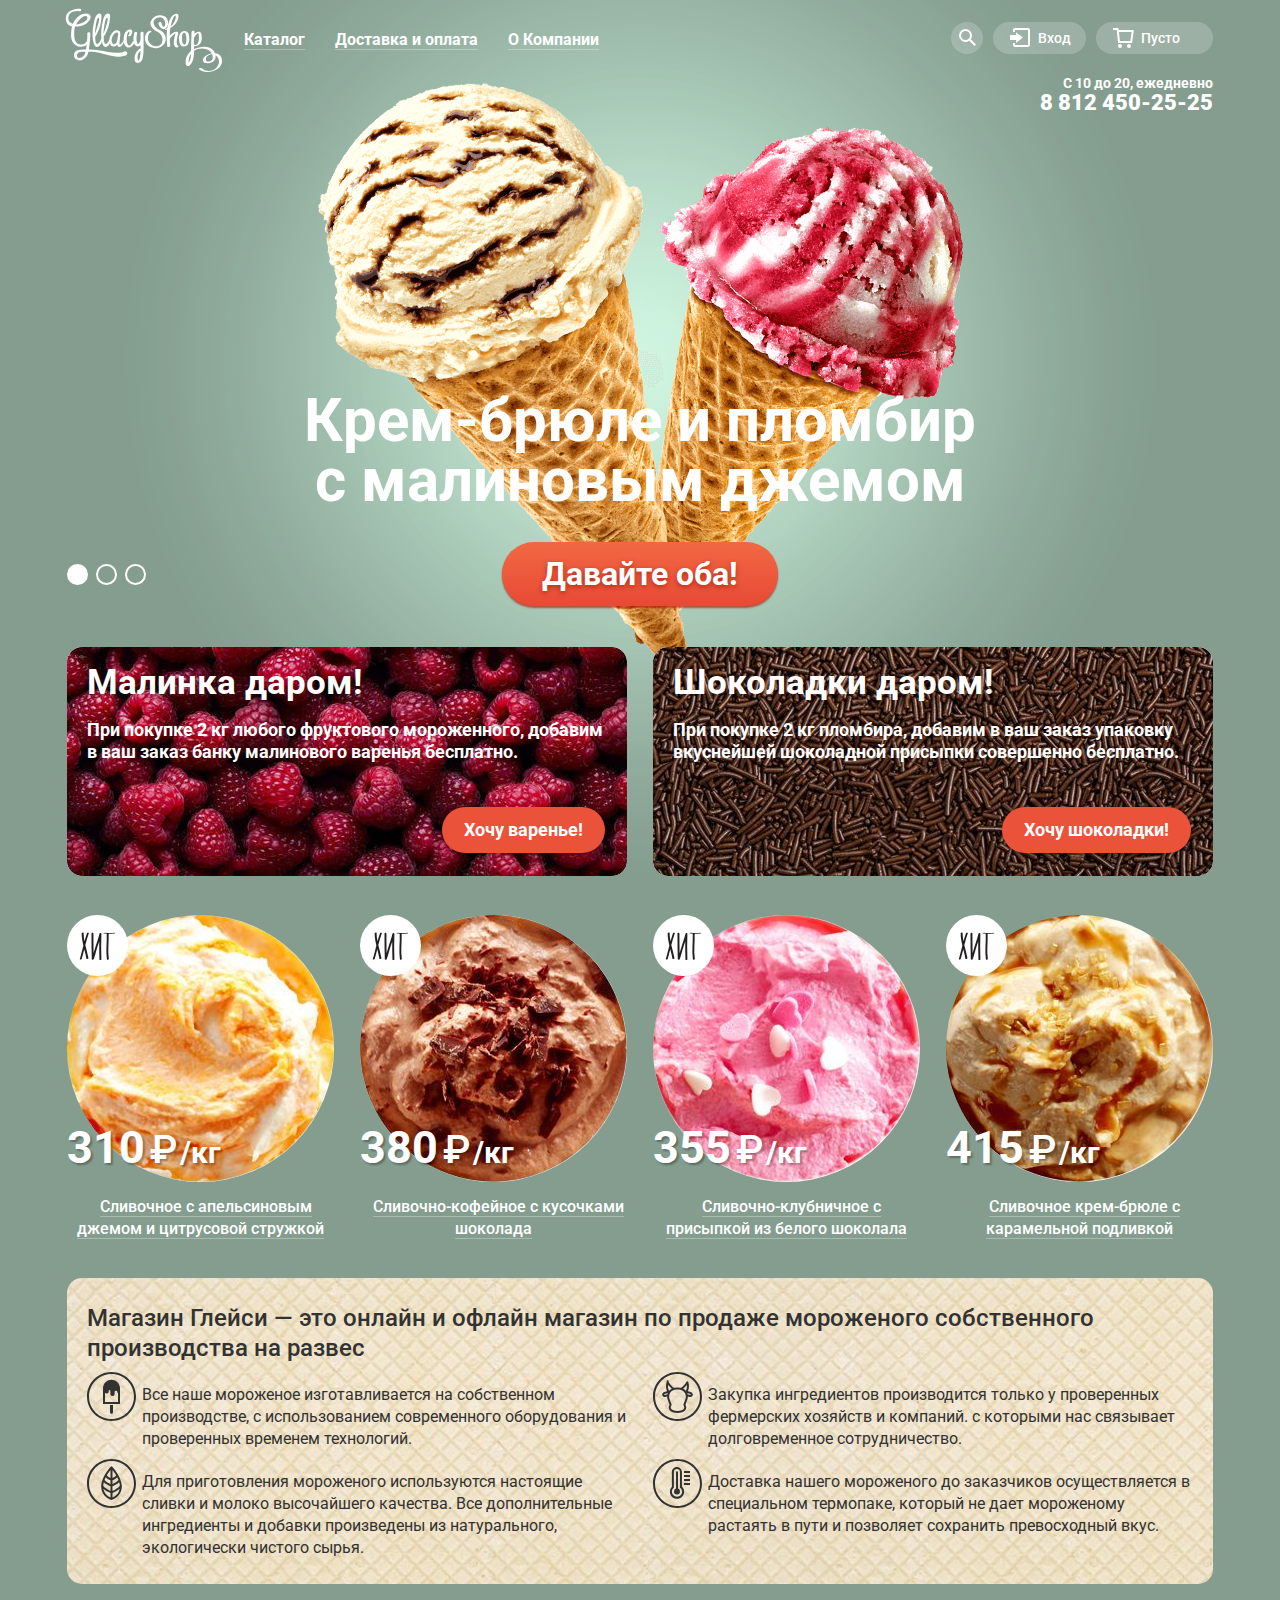
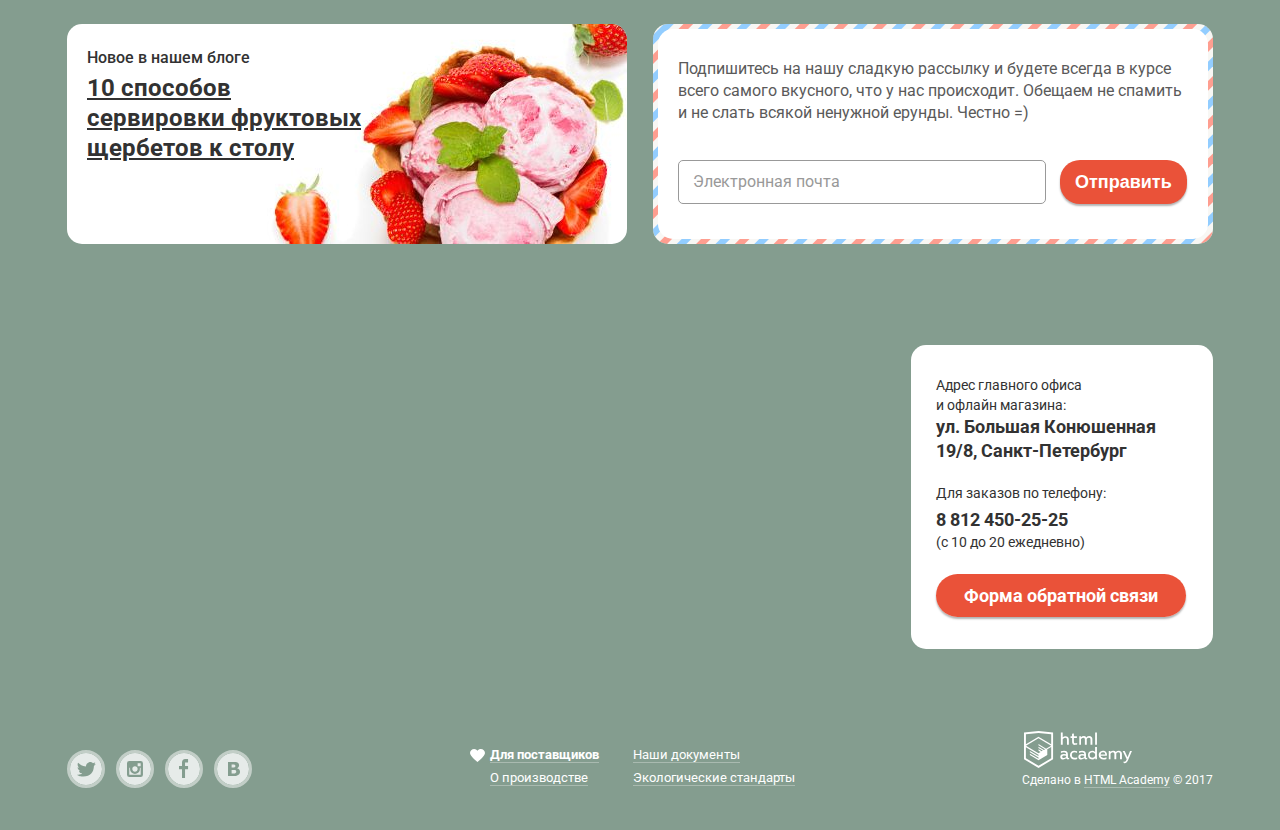
<file: index.html>
<!DOCTYPE html>
<html lang="ru">
	<head>
		<meta charset="utf-8">
		<meta name="format-detection" content="telephone=no">
		<title>GllacyShop</title>
		<link href="https://fonts.googleapis.com/css?family=Roboto:400,500,700&amp;subset=cyrillic" rel="stylesheet">
		<link href="css/normalize.css" rel="stylesheet">
		<link href="css/style.min.css" rel="stylesheet">
	</head>
	<body class="no-js">
		<input type="radio" id="slide1" class="visually-hidden" name="slide" checked>
		<input type="radio" id="slide2" class="visually-hidden" name="slide">
		<input type="radio" id="slide3" class="visually-hidden" name="slide">
	<div class="wrapper">
	<header class="main-header container">
		<nav class="main-navigation">
			<a class="logo">
				<img src="img/logo.svg" width="170" height="65" alt="Логотип магазина">
			</a>
			<ul class="site-navigation no-mark">
				<li class="main-menu-pt">
					<a class="main-menu-li" href="catalog.html">Каталог</a>
					<ul class="popup-list no-mark modal">
						<li><a href="#"><b>Новинки</b></a></li>
						<li><a href="catalog.html">Сливочное</a></li>
						<li><a href="#">Щербеты</a></li>
						<li><a href="#">Фруктовый лед</a></li>
						<li><a href="#">Мелорин</a></li>
					</ul>
				</li>
				<li class="main-menu-pt"><a class="main-menu-li" href="#">Доставка и оплата</a></li>
				<li class="main-menu-pt"><a class="main-menu-li" href="#">О Компании</a></li>
			</ul>
			<ul class="user-navigation no-mark">
				<li class="user-navigation-li">
					<button class="user-style button button-search" type="button">Поиск</button>
					<div class="transparent">
						<form class="search-form modal" action="https://echo.htmlacademy.ru" method="post">
							<fieldset class="group">
								<input class="input" type="search" id="search" name="search" minlength="1" required>
								<label class="place-label" for="search">Что ищем?</label>
							</fieldset>
						</form>
					</div>
				</li>
				<li class="user-navigation-li">
					<a class="user-style button-entrance" href="#">Вход</a>
					<div class="transparent">
						<section class="login modal">
							<h2 class="visually-hidden">Авторизация</h2>
							<form class="login-form" action="https://echo.htmlacademy.ru" method="post">
								<fieldset class="group">
									<input class="input input-login-form" type="text" id="mail" minlength="1" required>
									<label class="place-label" for="mail">Электронная почта</label>
								</fieldset>
								<fieldset class="group">
									<input class="input input-login-form" type="password" id="password" minlength="1" required>
									<label class="place-label" for="password">Пароль</label>
								</fieldset>
								<button class="btn button" type="submit">Войти</button>
								<p class="avtorizacion-help">
									<a class="forget" href="#">Забыли пароль?</a>
									<a class="new-reg" href="#">Новая регистрация</a>
								</p>
							</form>
						</section>
					</div>
				</li>
				<li class="user-navigation-li"><a class="user-style button-basket" href="#">Пусто</a>
				</li>
			</ul>
		</nav>
		<p class="busy-hours"><span class="hours">С 10 до 20, ежедневно</span><b>8 812 450-25-25</b></p>
	</header>
	<main class="main-container container">
		<h1 class="visually-hidden">GllacyShop</h1>
		<div class="poster">
			<ul class="carousel no-mark">
				<li class="carousel-pt">
					<p>Крем-брюле и пломбир с малиновым джемом</p>
					<a class="btn btn-carousel" href="#">Давайте оба!</a>
				</li>
				<li class="carousel-pt">
					<p>Шоколадный пломбир и лимонный сорбет</p>
					<a class="btn btn-carousel" href="#">Давайте оба!</a>
				</li>
				<li class="carousel-pt">
					<p>Пломбир с помадкой и клубничный щербет</p>
					<a class="btn btn-carousel" href="#">Давайте оба!</a>
				</li>
			</ul>
			<div class="slider">
				<label class="slider-label" for="slide1">Слайд1</label>
				<label class="slider-label" for="slide2">Слайд2</label>
				<label class="slider-label" for="slide3">Слайд3</label>
			</div>
		</div>
		<section class="present">
			<ul class="present-variant no-mark">
				<li class="present1">
					<h2 class="subtitle">Малинка даром!</h2>
					<p>При покупке 2 кг любого фруктового мороженного, добавим в ваш заказ банку малинового варенья бесплатно.</p>
					<a class="btn" href="#">Хочу варенье!</a>
				</li>
				<li class="present2">
					<h2 class="subtitle">Шоколадки даром!</h2>
					<p>При покупке 2 кг пломбира, добавим в	ваш заказ упаковку вкуснейшей шоколадной присыпки совершенно бесплатно.</p>
					<a class="btn" href="#">Хочу шоколадки!</a>
				</li>
			</ul>
		</section>
		<section class="hits">
			<ul class="hits-list no-mark">
				<li class="catalog-list-item">
					<img src="img/ice1.jpg" width="267" height="267" alt="Сливочное с апельсиновым джемом">
					<b>310<span class="currency">₽</span><span class="kg">/кг</span></b>
					<p><span class="catalog-title">Сливочное с апельсиновым джемом и цитрусовой стружкой</span></p>
					<a class="btn item" href="#">Быстрый просмотр</a>
				</li>
				<li class="catalog-list-item">
					<img src="img/ice2.jpg" width="267" height="267" alt="Сливочно-кофейное">
					<b>380<span class="currency">₽</span><span class="kg">/кг</span></b>
					<p><span class="catalog-title">Сливочно-кофейное с кусочками шоколада</span></p>
					<a class="btn item" href="#">Быстрый просмотр</a>
				</li>
				<li class="catalog-list-item">
					<img src="img/ice3.jpg" width="267" height="267" alt="Сливочно-клубничное">
					<b>355<span class="currency">₽</span><span class="kg">/кг</span></b>
					<p><span class="catalog-title">Сливочно-клубничное с присыпкой из белого шоколала</span></p>
					<a class="btn item" href="#">Быстрый просмотр</a>
				</li>
				<li class="catalog-list-item">
					<img src="img/ice4.jpg" width="267" height="267" alt="Сливочное крем-брюле">
					<b>415<span class="currency">₽</span><span class="kg">/кг</span></b>
					<p><span class="catalog-title">Сливочное крем-брюле с карамельной подливкой</span></p>
					<a class="btn item" href="#">Быстрый просмотр</a>
				</li>
			</ul>
		</section>
		<section class="description">
			<p class="shop">Магазин Глейси — это онлайн и офлайн магазин по продаже мороженого собственного производства на развес</p>
			<div class="description-p">
				<p class="ice-cream">Все наше мороженое изготавливается на собственном производстве, с использованием современного оборудования и проверенных временем технологий.</p>
				<p class="ferm">Закупка ингредиентов производится только у проверенных фермерских хозяйств и компаний. с которыми нас связывает долговременное сотрудничество.</p>
				<p class="eko">Для приготовления мороженого используются настоящие сливки и молоко высочайшего качества. Все дополнительные ингредиенты и добавки произведены из натурального, экологически чистого сырья.</p>
				<p class="delivery">Доставка нашего мороженого до заказчиков осуществляется в специальном термопаке, который не дает мороженому растаять в пути и позволяет сохранить превосходный вкус.</p>
			</div>
		</section>
		<div class="news">
			<article class="new">
				<h2 class="subcaption">Новое в нашем блоге</h2>
				<p><a href="#">10 способов сервировки фруктовых щербетов к столу</a></p>
			</article>
			<section class="subscription">
				<h2 class="visually-hidden">Оформить подписку</h2>
				<div class="subscription-fon">
					<p>Подпишитесь на нашу сладкую рассылку и будете всегда в курсе всего самого вкусного, что у нас происходит. Обещаем не спамить и не слать всякой ненужной ерунды. Честно =)</p>
					<form class="subscription-form" action="https://echo.htmlacademy.ru" method="post">
						<fieldset class="group">
							<input class="input" type="text" id="email" minlength="1" required>
							<label class="place-label" for="email">Электронная почта</label>
						</fieldset>
						<button class="btn button" type="submit">Отправить</button>
					</form>
				</div>
			</section>
		</div>
	</main>
		<div class="maps-contacts">
			<iframe class="map" src="https://www.google.com/maps/embed?pb=!1m18!1m12!1m3!1d1680.626500259789!2d30.324913289047686!3d59.93856375735322!2m3!1f0!2f0!3f0!3m2!1i1024!2i768!4f13.1!3m3!1m2!1s0x4696310fca5ba729%3A0xea9c53d4493c879f!2z0JHQvtC70YzRiNCw0Y8g0JrQvtC90Y7RiNC10L3QvdCw0Y8g0YPQuy4sIDE5LCDQodCw0L3QutGCLdCf0LXRgtC10YDQsdGD0YDQsywgMTkxMTg2!5e0!3m2!1sru!2sru!4v1463165208330" allowfullscreen="">
			</iframe>
			<div class="container">
				<section class="contacts container">
					<h2 class="visually-hidden">Контактная информация</h2>
					<p>Адрес главного офиса и офлайн магазина:</p>
					<p><b>ул. Большая Конюшенная 19/8, Санкт-Петербург</b></p>
					<div class="tel">
						<p>Для заказов по телефону:</p>
						<p><b><a href="#">8 812 450-25-25</a></b><span>(с 10 до 20 ежедневно)</span></p>
					</div>
					<a class="btn open-btn" href="#">Форма обратной связи</a>
				</section>
			</div>
		</div>
	<div class="container">
	<footer class="main-footer">
		<ul class="social-list no-mark">
			<li><a class="social social-tw" id="social-tw" href="#"></a><span class="visually-hidden">Мы в твиттер</span></li>
			<li><a class="social social-im" id="social-im" href="#"></a><span class="visually-hidden">Мы в инстаграм</span></li>
			<li><a class="social social-fb" id="social-fb" href="#"></a><span class="visually-hidden">Мы в фейсбук</span></li>
			<li><a class="social social-vk" id="social-vk" href="#"></a><span class="visually-hidden">Мы Вконтакте</span></li>
		</ul>
		<ul class="about-us no-mark">
			<li><a class="heart" href="#"><b>Для поставщиков</b></a></li>
			<li><a href="#">Наши документы</a></li>
			<li><a href="#">О производстве</a></li>
			<li><a href="#">Экологические стандарты</a></li>
		</ul>
		<p class="copyright"><img src="img/logo-htmlacademy.svg" width="108" height="39" alt="Логотип html академии">Сделано в <a href="https://htmlacademy.ru/intensive/htmlcss">HTML Academy</a> © 2017</p>
	</footer>
	</div>
	<section class="connection modal">
		<h2 class="caption">Мы обязательно вам ответим!</h2>
		<form class="connect-form" action="https://echo.htmlacademy.ru" method="post">
			<fieldset class="group">
				<input class="input" type="text" id="name" name="u-name" minlength="1" required>
				<label class="place-label" for="name">Как вас зовут?</label>
			</fieldset>
			<fieldset class="group">
				<input class="input" type="text" id="y-mail" name="y-mail" minlength="1" required>
				<label class="place-label" for="y-mail">Ваша почта для ответа?</label>
			</fieldset>
			<textarea class="input input-area" name="comment" id="comment" rows="5" minlength="1" placeholder="Напишите что-нибудь..."></textarea>
			<label class="place-label visually-hidden" for="comment">Напишите что-нибудь...</label>
			<button class="btn button" type="submit">Отправить</button>
		</form>
		<button class="close" type="button">
		<span class="visually-hidden">Закрыть</span>
		</button>
	</section>
	</div>
		<script src="js/javascript.min.js"></script>
	</body>
</html>
</file>
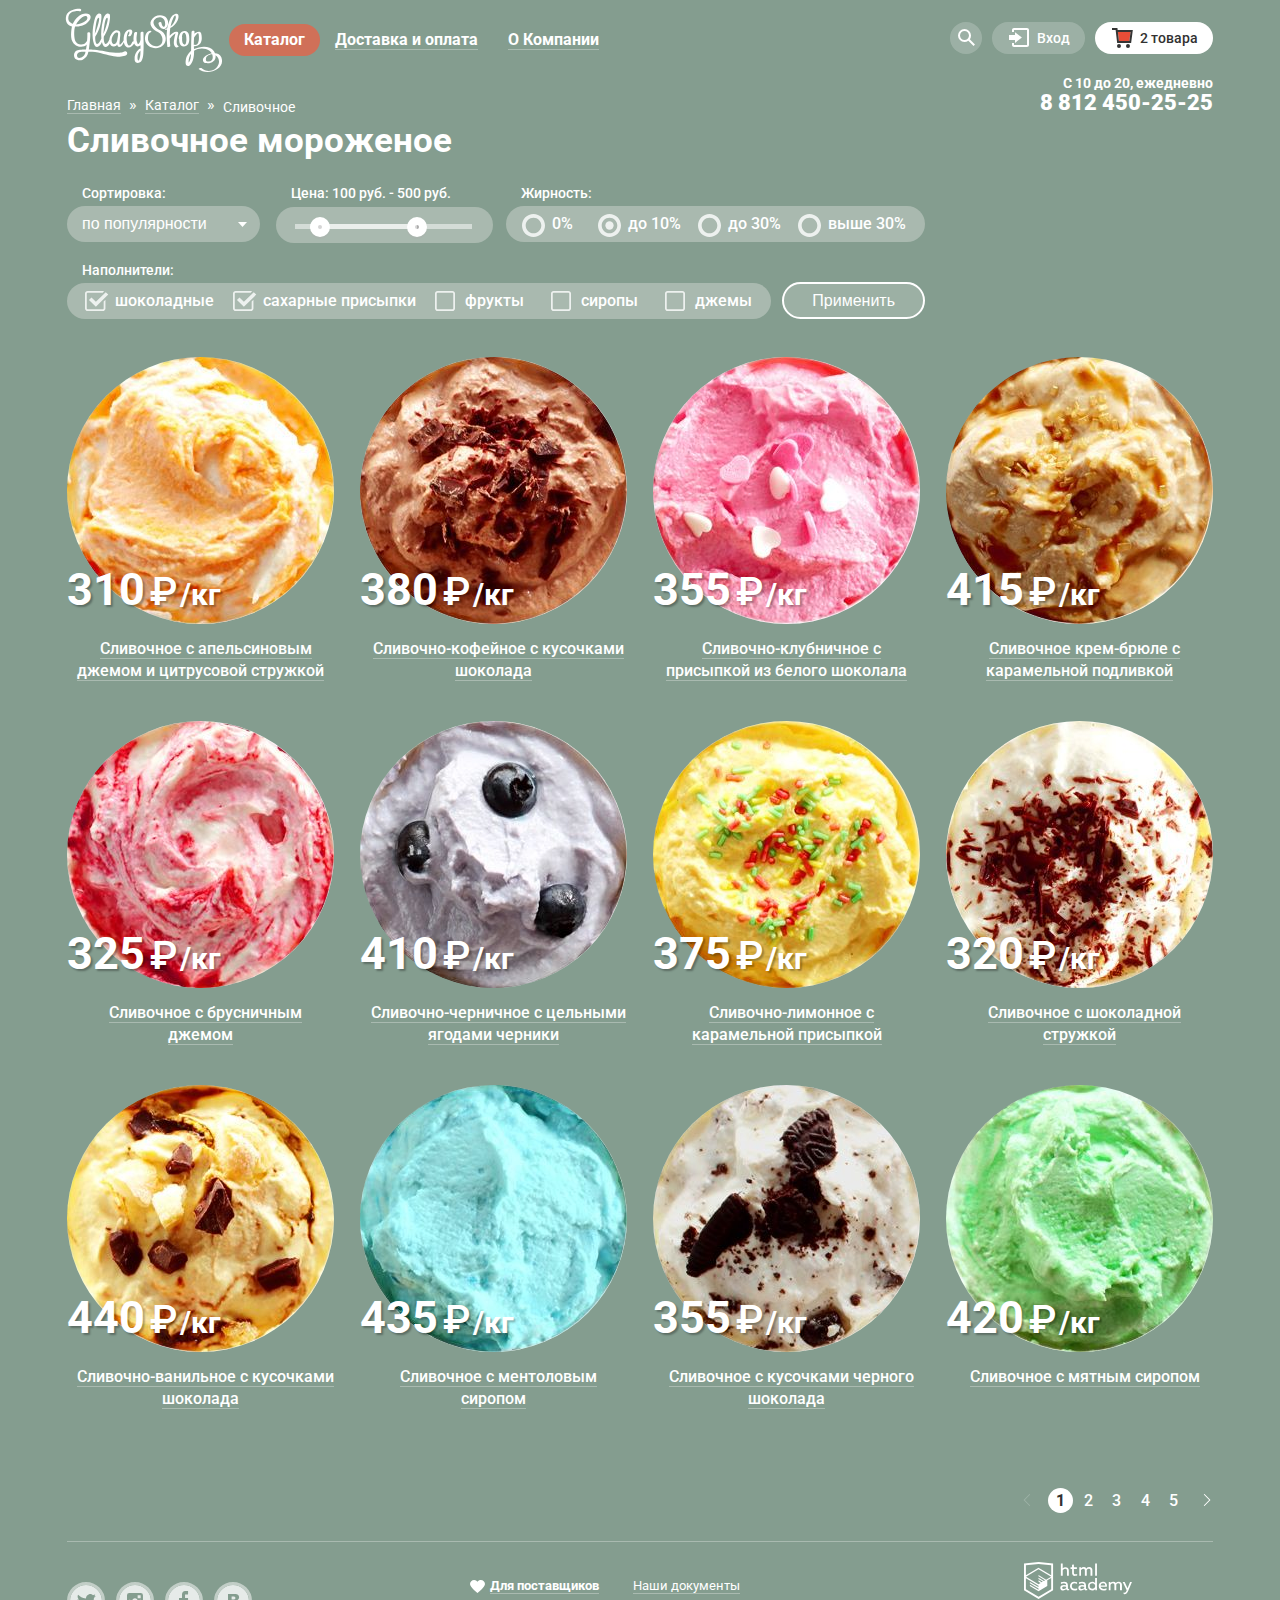
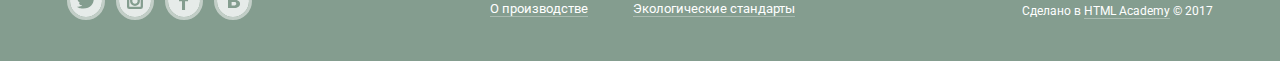
<file: catalog.html>
﻿<!DOCTYPE html>
<html lang="ru">
	<head>
		<meta charset="utf-8">
		<meta name="format-detection" content="telephone=no">
		<title>Глейси - Каталог</title>
		<link href="https://fonts.googleapis.com/css?family=Roboto:400,500,700&amp;subset=cyrillic" rel="stylesheet">
		<link href="css/normalize.css" rel="stylesheet">
		<link href="css/style.min.css" rel="stylesheet">
	</head>
	<body class="inner-page">
	<div class="container">
		<header class="main-header">
			<nav class="main-navigation">
				<a class="logo" href="index.html">
					<img src="img/logo.svg" width="170" height="65" alt="Логотип магазина">
				</a>
				<ul class="site-navigation no-mark">
					<li class="main-menu-pt current-page"><a class="main-menu-li">Каталог</a>
						<ul class="popup-list no-mark modal">
							<li><a href="#"><b>Новинки</b></a></li>
							<li class="current-popup"><a href="catalog.html">Сливочное</a></li>
							<li><a href="#">Щербеты</a></li>
							<li><a href="#">Фруктовый лед</a></li>
							<li><a href="#">Мелорин</a></li>
						</ul>
					</li>
					<li class="main-menu-pt"><a class="main-menu-li" href="#">Доставка и оплата</a></li>
					<li class="main-menu-pt"><a class="main-menu-li" href="#">О Компании</a></li>
				</ul>
				<ul class="user-navigation no-mark">
					<li class="user-navigation-li">
						<button class="user-style button button-search" type="button">Поиск</button>
						<div class="transparent">
							<form class="search-form modal" action="https://echo.htmlacademy.ru" method="post">
								<fieldset class="group">
									<input class="input" type="search" id="search" name="search" minlength="1" required>
									<label class="place-label" for="search">Что ищем?</label>
								</fieldset>
							</form>
						</div>
					</li>
					<li class="user-navigation-li">
						<a class="user-style button-entrance" href="#">Вход</a>
						<div class="transparent">
							<section class="login modal">
								<h2 class="visually-hidden">Авторизация</h2>
								<form class="login-form" action="https://echo.htmlacademy.ru" method="post">
									<fieldset class="group">
										<input class="input input-login-form" type="text" id="mail" minlength="1" required>
										<label class="place-label" for="mail">Электронная почта</label>
									</fieldset>
									<fieldset class="group">
										<input class="input input-login-form" type="password" id="password" minlength="1" required>
										<label class="place-label" for="password">Пароль</label>
									</fieldset>
									<button class="btn button" type="submit">Войти</button>
									<p class="avtorizacion-help">
										<a class="forget" href="#">Забыли пароль?</a>
										<a class="new-reg" href="#">Новая регистрация</a>
									</p>
								</form>
							</section>
						</div>
					</li>
					<li class="user-navigation-li"><a class="user-style2  button-basket2" href="#">2 товара</a>
						<div class="transparent">
							<section class="busket modal">
								<h2 class="visually-hidden">Содержимое корзины</h2>
								<form class="busket-form" action="https://echo.htmlacademy.ru" method="post">
									<table class="busket-list">
										<tr>
											<td>
												<button class="del" type="button">
												<span class="visually-hidden">Удалить</span>
												<img src="img/cross-small.svg" width="11" height="11" alt="Удалить">
												</button>
											</td>
											<td>
												<img src="img/ice1.jpg" width="33" height="33" alt="Пломбир с апельсиновым джемом">
											</td>
											<td>Пломбир с апельсиновым джемом
											</td>
											<td class="td-price-ice">1,5кг х <span class="price-ice">200 руб.</span>
											</td>
											<td>300 руб.
											</td>
										</tr>
										<tr>
											<td>
												<button class="del" type="button">
													<span class="visually-hidden">Удалить</span>
													<img src="img/cross-small.svg" width="11" height="11" alt="Удалить">
												</button>
											</td>
											<td>
												<img src="img/ice3.jpg" width="33" height="33" alt="Клубничный пломбир с присыпкой из белого шоколада">
											</td>
											<td>Клубничный пломбир с присыпкой из белого шоколада
											</td>
											<td class="td-price-ice">1,5кг х <span class="price-ice">300 руб.</span>
											</td>
											<td>450 руб.
											</td>
										</tr>
										<tr>
											<td class="sum-basket" colspan="5">Итого: 750 руб.</td>
										</tr>
									</table>
									<button class="btn button" type="submit">Оформить заказ</button>
								</form>
							</section>
						</div>
					</li>
				</ul>
			</nav>
			<ul class="breadcrambs no-mark">
				<li class="li-bread"><a href="index.html">Главная</a>»</li>
				<li class="li-bread"><a href="#">Каталог</a>»</li>
				<li class="current-breadcrambs">Сливочное</li>
			</ul>
			<p class="busy-hours">С 10 до 20, ежедневно<b>8 812 450-25-25</b></p>
		</header>
		<main class="main-container">
			<h1 class="title">Сливочное мороженое</h1>
			<form class="filter" action="https://echo.htmlacademy.ru" method="post">
				<div class="filter-block">
					<label class="form-list" for="form-list">Сортировка:</label>
					<select class="form-list-select" id="form-list">
						<option>по популярности</option>
						<option>сначала недорогие</option>
						<option>сначала дорогие</option>
						<option>по жирности</option>
					</select>
				</div>
				<div class="filter-block block-range">
					<label class="range" for="price-range">Цена: 100 руб. - 500 руб.</label>
					<input type="range" id="price-range" class="visually-hidden">
					<span class="block-range-start"></span>
					<span class="block-range-end"></span>
				</div>
				<fieldset class="filter-block group">
					<legend>Жирность:</legend>
					<ul id="fat-list" class="fat-radio-list no-mark">
						<li><input type="radio" id="fat-list-item1" class="visually-hidden" name="fat" value="0%"><label for="fat-list-item1">0%</label></li>
						<li><input type="radio" id="fat-list-item2" class="visually-hidden  checked" name="fat" value="до 10%"  checked><label for="fat-list-item2" class="checked-label">до 10%</label></li>
						<li><input type="radio" id="fat-list-item3" class="visually-hidden" name="fat" value="до 30%"><label for="fat-list-item3">до 30%</label></li>
						<li><input type="radio" id="fat-list-item4" class="visually-hidden" name="fat" value="выше 30%"><label for="fat-list-item4">выше 30%</label></li>
					</ul>
				</fieldset>
				<fieldset class="filter-block group">
					<legend>Наполнители:</legend>
					<ul id="topping-list" class="topping-list no-mark">
						<li><input type="checkbox" id="topping-list-item1" class="visually-hidden checked" name="topping" value="chokolad" checked><label for="topping-list-item1" class="checked-label">шоколадные</label></li>
						<li><input type="checkbox" id="topping-list-item2" class="visually-hidden" name="topping" value="sugar" checked><label for="topping-list-item2" class="checked-label">сахарные присыпки</label></li>
						<li><input type="checkbox" id="topping-list-item3" class="visually-hidden" name="topping" value="fruit"><label for="topping-list-item3">фрукты</label></li>
						<li><input type="checkbox" id="topping-list-item4" class="visually-hidden" name="topping" value="sirop"><label for="topping-list-item4">сиропы</label></li>
						<li><input type="checkbox" id="topping-list-item5" class="visually-hidden" name="topping" value="jam"><label for="topping-list-item5">джемы</label></li>
					</ul>
				</fieldset>
				<button class="enter-filter" type="submit">Применить</button>
			</form>
			<section class="catalog">
				<ul class="catalog-list no-mark">
					<li class="catalog-list-item">
						<img src="img/ice1.jpg" width="267" height="267" alt="Сливочное с апельсиновым джемом">
						<b>310<span class="currency">₽</span><span class="kg">/кг</span></b>
						<p><span class="catalog-title">Сливочное с апельсиновым джемом и цитрусовой стружкой</span></p>
						<a class="btn item" href="#">Быстрый просмотр</a>
					</li>
					<li class="catalog-list-item">
						<img src="img/ice2.jpg" width="267" height="267" alt="Сливочно-кофейное">
						<b>380<span class="currency">₽</span><span class="kg">/кг</span></b>
						<p><span class="catalog-title">Сливочно-кофейное с кусочками шоколада</span></p>
						<a class="btn item" href="#">Быстрый просмотр</a>
					</li>
					<li class="catalog-list-item">
						<img src="img/ice3.jpg" width="267" height="267" alt="Сливочно-клубничное">
						<b>355<span class="currency">₽</span><span class="kg">/кг</span></b>
						<p><span class="catalog-title">Сливочно-клубничное с присыпкой из белого шоколала</span></p>
						<a class="btn item" href="#">Быстрый просмотр</a>
					</li>
					<li class="catalog-list-item">
						<img src="img/ice4.jpg" width="267" height="267" alt="Сливочное крем-брюле">
						<b>415<span class="currency">₽</span><span class="kg">/кг</span></b>
						<p><span class="catalog-title">Сливочное крем-брюле с карамельной подливкой</span></p>
						<a class="btn item" href="#">Быстрый просмотр</a>
					</li>
					<li class="catalog-list-item">
						<img src="img/ice5.jpg" width="267" height="267" alt="Сливочное с апельсиновым джемом">
						<b>325<span class="currency">₽</span><span class="kg">/кг</span></b>
						<p><span class="catalog-title">Сливочное с брусничным джемом</span></p>
						<a class="btn item" href="#">Быстрый просмотр</a>
					</li>
					<li class="catalog-list-item">
						<img src="img/ice6.jpg" width="267" height="267" alt="Сливочно-кофейное">
						<b>410<span class="currency">₽</span><span class="kg">/кг</span></b>
						<p><span class="catalog-title">Сливочно-черничное с цельными ягодами черники</span></p>
						<a class="btn item" href="#">Быстрый просмотр</a>
					</li>
					<li class="catalog-list-item">
						<img src="img/ice7.jpg" width="267" height="267" alt="Сливочно-клубничное">
						<b>375<span class="currency">₽</span><span class="kg">/кг</span></b>
						<p><span class="catalog-title">Сливочно-лимонное с карамельной присыпкой</span></p>
						<a class="btn item" href="#">Быстрый просмотр</a>
					</li>
					<li class="catalog-list-item">
						<img src="img/ice8.jpg" width="267" height="267" alt="Сливочное крем-брюле">
						<b>320<span class="currency">₽</span><span class="kg">/кг</span></b>
						<p><span class="catalog-title">Сливочное с шоколадной стружкой</span></p>
						<a class="btn item" href="#">Быстрый просмотр</a>
					</li>
					<li class="catalog-list-item">
						<img src="img/ice9.jpg" width="267" height="267" alt="Сливочное с апельсиновым джемом">
						<b>440<span class="currency">₽</span><span class="kg">/кг</span></b>
						<p><span class="catalog-title">Сливочно-ванильное с кусочками шоколада</span></p>
						<a class="btn item" href="#">Быстрый просмотр</a>
					</li>
					<li class="catalog-list-item">
						<img src="img/ice10.jpg" width="267" height="267" alt="Сливочно-кофейное">
						<b>435<span class="currency">₽</span><span class="kg">/кг</span></b>
						<p><span class="catalog-title">Сливочное с ментоловым сиропом</span></p>
						<a class="btn item" href="#">Быстрый просмотр</a>
					</li>
					<li class="catalog-list-item">
						<img src="img/ice11.jpg" width="267" height="267" alt="Сливочно-клубничное">
						<b>355<span class="currency">₽</span><span class="kg">/кг</span></b>
						<p><span class="catalog-title">Сливочное с кусочками черного шоколада</span></p>
						<a class="btn item" href="#">Быстрый просмотр</a>
					</li>
					<li class="catalog-list-item">
						<img src="img/ice12.jpg" width="267" height="267" alt="Сливочное крем-брюле">
						<b>420<span class="currency">₽</span><span class="kg">/кг</span></b>
						<p><span class="catalog-title">Сливочное с мятным сиропом</span></p>
						<a class="btn item" href="#">Быстрый просмотр</a>
					</li>
				</ul>
				<ul class="paginator no-mark">
					<li class="back"><a href="#"><span class="visually-hidden">Назад</span></a></li>
					<li><a class="current" href="#">1</a></li>
					<li><a href="#">2</a></li>
					<li><a href="#">3</a></li>
					<li><a href="#">4</a></li>
					<li><a href="#">5</a></li>
					<li class="next"><a href="#"><span class="visually-hidden">Вперед</span></a></li>
				</ul>			
			</section>					
		</main>
		<footer class="main-footer">
			<ul class="social-list no-mark">
				<li><a class="social social-tw" id="social-tw" href="#"></a><span class="visually-hidden">Мы в твиттер</span></li>
				<li><a class="social social-im" id="social-im" href="#"></a><span class="visually-hidden">Мы в инстаграм</span></li>
				<li><a class="social social-fb" id="social-fb" href="#"></a><span class="visually-hidden">Мы в фейсбук</span></li>
				<li><a class="social social-vk" id="social-vk" href="#"></a><span class="visually-hidden">Мы Вконтакте</span></li>
			</ul>
			<ul class="about-us no-mark">
				<li><a class="heart" href="#"><b>Для поставщиков</b></a></li>
				<li><a href="#">Наши документы</a></li>
				<li><a href="#">О производстве</a></li>
				<li><a href="#">Экологические стандарты</a></li>
			</ul>
			<p class="copyright"><img src="img/logo-htmlacademy.svg" width="108" height="39" alt="Логотип html академии">Сделано в <a href="https://htmlacademy.ru/intensive/htmlcss">HTML Academy</a> © 2017</p>
		</footer>
	</div>
	</body>
</html>
</file>
<file: css/style.min.css>
.login,.popup-list{-webkit-box-sizing:border-box}.present-variant::before,.wrapper::after,.wrapper::before{visibility:hidden;content:""}.filter,.filter-block{align-content:space-between}.block-range-end,.block-range-start,.block-range::after,.block-range::before,.delivery::before,.eko::before,.fat-radio-list label::after,.ferm::before,.heart::before,.hits-list li::after,.ice-cream::before,.popup-list::after,.present-variant::before,.range::after,.topping-list label::after,.wrapper::after,.wrapper::before{content:""}body{padding:0;margin:0;min-width:1200px;font-family:Roboto,Arial,sans-serif;font-size:16px;line-height:22px;color:#fff;background-color:#849d8f}.wrapper{background:url(../img/carousel1.png) center 0 no-repeat #849d8f;-webkit-transition:background-image .5s ease,background-color .5s ease;-o-transition:background-image .5s ease,background-color .5s ease;transition:background-image .5s ease,background-color .5s ease}.wrapper::before{background-image:url(../img/carousel2.png)}.wrapper::after{background-image:url(../img/carousel3.png)}.container{width:1200px;margin:0 auto}a{color:inherit;text-decoration:none}.subtitle,.title{margin:0;font-size:35px;line-height:41px;color:#fff;font-weight:700}.caption,.subcaption{margin:0;color:#323232;font-weight:500}.caption{font-size:24px;line-height:28px}.subcaption{padding-top:3px;margin-bottom:4px;font-size:16px;line-height:22px}.main-navigation{display:-webkit-box;display:-ms-flexbox;display:flex;-webkit-box-align:center;-ms-flex-align:center;align-items:center;width:100%;padding:0;margin:0;position:relative;font-size:16px;line-height:18px;color:#fff}.busket-form,.popup-list{display:-webkit-box;display:-ms-flexbox;-ms-flex-direction:column}.popup-list a,.user-navigation a,.user-style{font-size:14px;line-height:16px}.no-mark{list-style:none}.site-navigation .main-menu-li{color:#fff;font-weight:700;border-bottom:1px solid rgba(255,255,255,.3)}.main-menu-pt{padding:7px 15px;color:#fff}.main-menu-pt:focus,.main-menu-pt:hover{background-color:#fff;border-radius:20px}.main-menu-pt:focus .main-menu-li,.main-menu-pt:hover .main-menu-li{color:#000}.popup-list a,.popup-list li:focus a,.popup-list li:hover a{color:#323232}.main-menu-pt:active{-webkit-box-shadow:inset 0 2px 3px rgba(0,0,0,.3);box-shadow:inset 0 2px 3px rgba(0,0,0,.3)}.current-page{background-color:#d07058;border-radius:20px}.current-page .main-menu-li{border:none}.modal{position:absolute;background-color:#f8f7f4;border-radius:5px;-webkit-box-shadow:0 15px 15px 0 rgba(0,0,0,.5);box-shadow:0 15px 15px 0 rgba(0,0,0,.5);z-index:3}.popup-list{display:flex;-webkit-box-orient:vertical;-webkit-box-direction:normal;flex-direction:column;top:50px;left:155px;width:145px;margin:0;padding:6px 0 0;background-color:transparent;box-sizing:border-box}.busket-list td,.login .button{display:inline-block;vertical-align:top}.popup-list::after{position:absolute;height:1px;top:43px;left:5px;right:5px;background:#d1d0ce}.busket-list img,.busket-list td,.description p{position:relative}.popup-list li{padding:6px 20px;background-color:#f8f7f4}.popup-list li:first-child{padding:10px 20px;border-radius:5px 5px 0 0}.popup-list li:nth-child(2){padding-top:10px}.popup-list li:last-child{padding-bottom:15px;border-radius:0 0 5px 5px}.popup-list li:focus,.popup-list li:hover{background-color:#fbded7}.popup-list li:active{background-color:#f6b5a5}.popup-list .current-popup{background-color:#d07058}.current-popup a,.user-navigation a{color:#fff}.user-style{color:#fff;font-weight:500;background-color:rgba(255,255,255,.2)}.user-navigation .user-style2,.user-style:active,.user-style:focus,.user-style:hover{font-size:14px;line-height:16px;color:#323232;font-weight:500;background-color:#fff}.search-form{top:53px;right:230px;padding:20px 15px}.search-form .input{width:310px}.transparent{padding:5px}.login{width:280px;top:53px;right:125px;margin:0;padding:20px 0 17px 20px;border:1px solid;box-sizing:border-box}.busket,.login .input{-webkit-box-sizing:border-box}.login .input{margin:0 0 20px;width:240px;box-sizing:border-box}.login .button{margin:0;padding:9px 23px;border-radius:25px}.login p{float:right;margin:0 20px 0 0;padding:0;font-size:13px;line-height:24px}.login .forget,.login .new-reg{font-size:13px;line-height:24px;color:#323232;text-decoration:underline}.login .forget:active,.login .forget:focus,.login .forget:hover,.login .new-reg:active,.login .new-reg:focus,.login .new-reg:hover{font-size:13px;line-height:24px;color:#ffbc9e;text-decoration:underline}.busket{width:539px;top:53px;right:0;padding:0;margin:0;box-sizing:border-box}.busket-form .price-ice{font-size:13px;line-height:16px;color:#999}.busket-list{width:100%;margin:0}.busket-list td{max-width:216px;padding:17px 0 0}.busket-list img{bottom:10px;border-radius:50%;margin:0 13px 0 0}.sum-basket{min-width:100%;margin:6px 5px;text-align:right;font-size:15px;line-height:18px;color:#323232;font-weight:700;border-top:1px solid #c9c8c7}.busket-form,.busy-hours{line-height:16px;-webkit-box-orient:vertical;-webkit-box-direction:normal}.td-price-ice{white-space:nowrap;margin:0 30px}.busket-form{display:flex;flex-direction:column;padding:10px 15px 0;font-size:13px;color:#323232;background-color:#f8f7f4;border-radius:5px}.busket-form .button{margin:3px -2px 19px 335px;padding:11px 13px;border-radius:25px}.connection{position:fixed;top:50%;left:50%;padding:15px 23px 25px 25px;-webkit-transform:translate(-50%,-50%);-ms-transform:translate(-50%,-50%);transform:translate(-50%,-50%);width:477px;-webkit-box-sizing:border-box;box-sizing:border-box;border-radius:10px}.connection .input{width:266px;margin-top:20px;-webkit-box-sizing:border-box;box-sizing:border-box}.button-entrance,.connection .input-area,.input{-webkit-box-sizing:border-box}.connection .input-area{width:427px;min-height:155px;margin-top:20px;margin-bottom:20px;padding:8px 13px;box-sizing:border-box}.input-area::-webkit-input-placeholder{color:#999;font-weight:400}.input-area:-ms-input-placeholder{color:#999;font-weight:400}.input-area::placeholder{color:#999;font-weight:400}.close,.del{border:none;background-color:transparent}.del{padding:10px 0 0;margin:0}.connection .btn{float:right;padding:10px 20px}.close{position:absolute;top:13px;right:13px;width:18px;height:17px;background:url(../img/cross-big.svg) no-repeat}.busy-hours{display:-webkit-box;display:-ms-flexbox;display:flex;-ms-flex-direction:column;flex-direction:column;margin:-5px 0 0 auto;padding:0 0 5px;-ms-flex-item-align:end;align-self:flex-end;text-align:right;font-size:14px;font-weight:700}.busy-hours b{font-size:22px;line-height:24px}.carousel p{width:672px;margin:0 auto 30px;font-size:60px;line-height:60.35px;font-weight:700}.btn,.btn:active,.btn:focus,.btn:hover{font-size:18px;line-height:24px;color:#fff;font-weight:700;text-align:center}.btn{border-radius:25px;background-color:#ea5239;-webkit-box-shadow:0 2px 2px rgba(0,0,0,.3);box-shadow:0 2px 2px rgba(0,0,0,.3)}.btn:focus,.btn:hover{background-color:#f17d65;-webkit-box-shadow:2px 2px 2px rgba(0,0,0,.3);box-shadow:2px 2px 2px rgba(0,0,0,.3)}.btn:active{background-color:#db5338;-webkit-box-shadow:inset 2px 2px 2px rgba(0,0,0,.3);box-shadow:inset 2px 2px 2px rgba(0,0,0,.3)}.poster .btn-carousel{display:inline-block;vertical-align:top;padding:10px 40px;margin-bottom:25px;font-size:32px;line-height:44px;text-shadow:0 2px 5px rgba(160,32,11,.76);background-color:#f26843;background-image:-webkit-linear-gradient(top,#f26843 0,#e74a35 100%);background-image:-webkit-gradient(linear,left top,left bottom,from(#f26843),to(#e74a35));background-image:-o-linear-gradient(top,#f26843 0,#e74a35 100%);background-image:linear-gradient(to bottom,#f26843 0,#e74a35 100%);border-radius:100px;-webkit-box-shadow:0 2px 2px rgba(172,16,0,.64);box-shadow:0 2px 2px rgba(172,16,0,.64)}.catalog-list-item b,.catalog-list-item:focus .currency,.catalog-list-item:hover .currency{text-shadow:2px 2px 2px rgba(0,0,0,.3)}.poster .btn-carousel:focus,.poster .btn-carousel:hover{background-image:-webkit-linear-gradient(top,#f58669 0,#ec6f5e 100%);background-image:-webkit-gradient(linear,left top,left bottom,from(#f58669),to(#ec6f5e));background-image:-o-linear-gradient(top,#f58669 0,#ec6f5e 100%);background-image:linear-gradient(to bottom,#f58669 0,#ec6f5e 100%);-webkit-box-shadow:0 2px 2px rgba(172,16,0,1);box-shadow:0 2px 2px rgba(172,16,0,1)}.poster .btn-carousel:active{background-image:-webkit-linear-gradient(top,#d84732 0,#e1613e 100%);background-image:-webkit-gradient(linear,left top,left bottom,from(#d84732),to(#e1613e));background-image:-o-linear-gradient(top,#d84732 0,#e1613e 100%);background-image:linear-gradient(to bottom,#d84732 0,#e1613e 100%);-webkit-box-shadow:inset 0 2px 2px rgba(172,16,0,1);box-shadow:inset 0 2px 2px rgba(172,16,0,1)}.button{border:none;border-radius:20px}.present p{margin-top:16px;font-size:18px;line-height:22px;font-weight:700}.description{font-size:16px;line-height:22px;color:#323232;background-color:#ede1c8;background-image:url(../img/wafer.jpg);background-position:0 0}.description .shop{font-size:24px;line-height:30px;color:#323232;font-weight:500}.delivery::before,.eko::before,.ferm::before,.ice-cream::before{position:absolute;top:-12px;left:0;width:49px;height:49px;background:url(../img/ice-cream.svg) no-repeat}.about-us .heart,.input{position:relative}.eko::before{background:url(../img/eco.svg) no-repeat}.ferm::before{background:url(../img/cow.svg) no-repeat}.delivery::before{background:url(../img/thermometer.svg) no-repeat}.input,.input:focus,.input:hover{font-size:16px;line-height:24px;font-weight:700;background-color:#fff}.subscription-fon p{margin:0 0 36px;padding-top:9px}.input{width:368px;height:44px;padding-left:15px;box-sizing:border-box;border:1px solid #999;border-radius:5px}.input:focus,.input:hover{-webkit-box-shadow:0 0 0 1px #c7c6c5;box-shadow:0 0 0 1px #c7c6c5}.contacts p{margin:0;font-size:14px;line-height:20px;color:#323232}.contacts>p:first-of-type{width:150px;padding-bottom:0}.contacts b{font-size:18px;line-height:24px;color:#323232}.social a{color:#fff}.about-us a{padding:0;margin:0;font-size:13px;line-height:18px;color:#fff;border-bottom:1px solid rgba(255,255,255,.3)}.about-us a:active,.about-us a:focus,.about-us a:hover{font-size:13px;line-height:18px;color:#ffbc9e;border-bottom:1px solid rgba(255,188,158,.3)}.copyright,.copyright a{color:#fff;font-size:12px;line-height:18px}.heart::before{position:absolute;top:2px;left:-20px;width:15px;height:13px;background-image:url(../img/heart.svg)}.copyright{width:191px;margin:0;padding:0;text-align:center}.copyright img{display:block;margin:-13px 2px 2px}.copyright a{border-bottom:1px solid rgba(255,255,255,.3)}.copyright a:active,.copyright a:focus,.copyright a:hover{font-size:12px;line-height:18px;color:#ffbc9e;border-bottom:1px solid rgba(255,188,158,.3)}.breadcrambs .current-breadcrambs,.breadcrambs a,.filter{font-size:14px;line-height:16px}.breadcrambs a{margin:0 8px;color:#fff;border-bottom:1px solid rgba(255,255,255,.3)}.li-bread:first-child a{margin-left:0}.breadcrambs a:active,.breadcrambs a:focus,.breadcrambs a:hover{font-size:14px;line-height:16px;color:#ffbc9e;border-bottom:1px solid rgba(255,188,158,.3)}.breadcrambs .current-breadcrambs{margin:5px 8px;color:#fff}.filter{color:#fff;font-weight:500}.filter .form-list-select,.filter li{font-size:16px;line-height:18px;color:#fff;padding:9px 9px 9px 38px}.fat-radio-list li:first-child,.fat-radio-list li:nth-child(2){padding-left:46px}.filter .form-list-select{position:relative;padding:9px 35px 9px 15px;margin-right:28px;margin-bottom:15px;background:url(../img/select-arrow.svg) 93% 50% no-repeat #a9b9af;border-radius:20px;border:none;-webkit-appearance:none;-moz-appearance:none;appearance:none}.form-list-select::-ms-expand{display:none}.form-list-select:focus,.form-list-select:hover{font-size:16px;line-height:18px;color:#323232;background:url(../img/select-arrow-b.svg) 93% 50% no-repeat #fff}.enter-filter{margin-top:25px;margin-left:auto;font-size:16px;line-height:18px;color:#fff;font-weight:500;padding:3px 28px;border-radius:20px;background-color:#9cb0a4;border:2px solid #fff}.enter-filter:focus,.enter-filter:hover{color:#323232;background-color:#fbfcfb}.enter-filter:active{color:#323232;background-color:#eaeaea;-webkit-box-shadow:inset 0 2px 1px 0 rgba(0,0,0,.6);box-shadow:inset 0 2px 1px 0 rgba(0,0,0,.6);outline:0;border:none}.paginator a,.paginator a:focus,.paginator a:hover{color:#fff;font-weight:500;font-size:16px;line-height:18px}.paginator a{padding:3px 8px;border-radius:50%}.paginator a:focus,.paginator a:hover{background-color:#9db1a5}.paginator .current,.paginator a:active{font-size:16px;line-height:18px;color:#323232;font-weight:700;background-color:#fff}.catalog-list-item b{font-size:45px;line-height:45px}.kg{font-size:30px;line-height:30px}.currency{font-size:40px;line-height:40px;font-weight:500;margin-left:5px;margin-right:3px}.catalog-list-item .catalog-title{font:inherit;font-weight:500;margin:0 0 0 10px;border-bottom:1px solid rgba(255,255,255,.3)}.item,.new a{font-weight:700}.catalog-list-item p{padding-top:10px;text-align:center}.catalog,.hits{text-align:center}.hit-list{display:-webkit-box;display:-ms-flexbox;display:flex}.catalog-list-item{position:relative;width:267px;margin-right:26px;text-align:left}.hits-list li::after{position:absolute;top:0;left:0;width:61px;height:61px;background-image:url(../img/hit.svg)}.item{display:none;position:absolute;bottom:-45px;left:33px;padding:13px 16px;z-index:2;font-size:18px;line-height:24px}.catalog-list-item::before{display:none;position:absolute;content:"";width:295px;height:405px;top:-6px;left:-14px;background-color:rgba(255,255,255,.1);z-index:2;border-radius:5px}.button-search,.social{width:32px;height:32px}.catalog-list-item:focus .item,.catalog-list-item:focus.catalog-list-item::before,.catalog-list-item:hover .item,.catalog-list-item:hover.catalog-list-item::before{display:block}.catalog-list img,.hits-list img{border-radius:50%;margin-bottom:-63px}.button-search{border-radius:50%;background-image:url(../img/loupe.svg);background-repeat:no-repeat;background-size:17px;background-position:50% 50%;text-indent:-10000px}.button-basket,.button-basket2,.button-entrance{min-height:32px;border-radius:20px;background-position:17px 50%;display:inline-block;background-repeat:no-repeat;vertical-align:top}.button-search:active,.button-search:focus,.button-search:hover{background-image:url(../img/loupe-b.svg)}.button-entrance{min-width:93px;padding:8px 15px 8px 45px;box-sizing:border-box;background-image:url(../img/entrance.svg);background-size:21px 19px}.button-entrance:active,.button-entrance:focus,.button-entrance:hover{background-image:url(../img/entrance-b.svg)}.button-basket,.button-basket2{min-width:117px;padding:8px 25px 8px 45px;-webkit-box-sizing:border-box;box-sizing:border-box;background-image:url(../img/basket.svg);background-size:21px 20px}.button-basket2{white-space:nowrap;padding-right:15px;background-image:url(../img/basket-red.svg)}.button-basket:active,.button-basket:focus,.button-basket:hover{background-image:url(../img/basket-b.svg)}.social{display:inline-block;vertical-align:top;margin-right:11px;margin-top:7px;border-radius:50%;border:3px solid #c2cec7;background-repeat:no-repeat;background-position:center}.main-header,.site-navigation{display:-webkit-box;display:-ms-flexbox;-ms-flex-wrap:wrap}.social-tw{background-image:url(../img/twitter1.svg)}.social-im{background-image:url(../img/instagram1.svg)}.social-fb{background-image:url(../img/fb1.svg)}.social-vk{background-image:url(../img/vk1.svg)}.social-tw:focus,.social-tw:hover{background-image:url(../img/twitter2.svg);border:3px solid #dae2de}.social-im:focus,.social-im:hover{background-image:url(../img/instagram2.svg);border:3px solid #dae2de}.social-fb:focus,.social-fb:hover{background-image:url(../img/fb2.svg);border:3px solid #dae2de}.social-vk:focus,.social-vk:hover{background-image:url(../img/vk2.svg);border:3px solid #dae2de}.social-tw:active{background-image:url(../img/twitter3.svg);border:3px solid #dae2de}.social-im:active{background-image:url(../img/instagram3.svg);border:3px solid #dae2de}.social-fb:active{background-image:url(../img/fb3.svg);border:3px solid #dae2de}.social-vk:active{background-image:url(../img/vk3.svg);border:3px solid #dae2de}.main-header{display:flex;flex-wrap:wrap;-webkit-box-align:start;-ms-flex-align:start;align-items:flex-start;width:1146px;padding:5px 27px 0}.logo{margin:3px 0 3px -8px}.site-navigation{display:flex;flex-wrap:wrap;padding:0;margin:0 0 5px}.user-navigation-li{margin-left:10px}.user-navigation{display:-webkit-box;display:-ms-flexbox;display:flex;-ms-flex-wrap:wrap;flex-wrap:wrap;margin:0 0 0 auto;padding:0}.main-container{width:1146px;padding:0 27px}.poster{position:relative;text-align:center;padding-top:255px;margin-left:-40px}.slider-label{display:inline-block;vertical-align:top;width:17px;height:17px;margin-right:8px;background-color:transparent;border:2px solid #fff;border-radius:50px;cursor:pointer}.slider{position:absolute;left:40px;bottom:45px;font-size:0;z-index:5}#slide1:checked~.wrapper .carousel-pt:first-child,#slide2:checked~.wrapper .carousel-pt:nth-child(2),#slide3:checked~.wrapper .carousel-pt:nth-child(3){display:block}.news,.present-variant,.subscription{display:-webkit-box;display:-ms-flexbox}#slide1:checked~.wrapper .slider-label:first-child,#slide2:checked~.wrapper .slider-label:nth-child(2),#slide3:checked~.wrapper .slider-label:nth-child(3){background-color:#fff}.slider-label:hover{background-color:rgba(255,255,255,.2)}#slide1:checked~.wrapper{background:url(../img/carousel1.png) center 0 no-repeat #849d8f}#slide2:checked~.wrapper{background:url(../img/carousel2.png) center 0 no-repeat #8996a6}#slide3:checked~.wrapper{background:url(../img/carousel3.png) center 0 no-repeat #9d8b84}.news,.present-variant{display:flex;-webkit-box-align:start;-ms-flex-align:start;align-items:flex-start;min-height:229px;margin:0 0 39px;padding:0}.present-variant::before{display:inline-block;vertical-align:top;min-height:229px}.new,.news,.subscription{min-height:220px}.news{-webkit-box-pack:justify;-ms-flex-pack:justify;justify-content:space-between;margin-bottom:40px}.new,.present1,.present2,.subscription{position:relative;margin:0;padding:15px 15px 23px 20px;width:560px;-webkit-box-sizing:border-box;border-radius:15px;box-sizing:border-box}.new{padding:20px;background-color:#fff;background-image:url(../img/new.jpg);background-size:cover}.new a{font-size:24px;line-height:30px;color:#323232;text-decoration:underline}.new p{width:285px;margin:0}.present .btn{padding:11px 22px;float:right;margin-top:26px;margin-right:7px}.present1{background:url(../img/present1.png) 10% 0 no-repeat;background-size:cover}.present2{margin-left:auto;background:url(../img/present2.jpg) 10% 0 no-repeat;background-size:cover}.subscription{display:flex;padding:5px;font:inherit;color:#5a5a5a;background:url(../img/bg-post.svg) no-repeat #fff;background-size:cover}.description,.hits-list{display:-webkit-box;display:-ms-flexbox}.subscription-fon{padding:20px;background-color:#fff;border-radius:15px}.hits-list{display:flex;-webkit-box-pack:justify;-ms-flex-pack:justify;justify-content:space-between;margin:0 0 22px;padding:0}.description{display:flex;-webkit-box-orient:vertical;-webkit-box-direction:normal;-ms-flex-direction:column;flex-direction:column;margin-bottom:40px;padding:30px 20px 20px;border-radius:15px}.main-footer,.maps-contacts{display:-webkit-box;display:-ms-flexbox}.shop{margin:-5px 0 5px;padding:0}.maps-contacts{position:relative;display:flex;-webkit-box-align:center;-ms-flex-align:center;align-items:center;min-width:1200px;min-height:427px;margin:0}.map{position:absolute;width:100%;height:100%;top:0;left:0;border:0}.contacts{position:relative;float:right;margin-right:27px;margin-top:60px;margin-bottom:60px;width:302px;min-height:304px;padding:30px 20px 30px 25px;background-color:#fff;-webkit-box-sizing:border-box;box-sizing:border-box;border-radius:15px}.tel{margin-top:20px;margin-bottom:32px}.tel p{margin-bottom:5px}.tel span{display:block}.contacts .btn{padding:11px 28px}.main-footer{display:flex;-webkit-box-align:center;-ms-flex-align:center;align-items:center;-webkit-box-pack:justify;-ms-flex-pack:justify;justify-content:space-between;width:1146px;padding:16px 0 25px;margin:0 27px}.about-us,.social-list{display:-webkit-box;display:-ms-flexbox;-ms-flex-wrap:wrap}.social-list{display:flex;flex-wrap:wrap;max-width:380px;-webkit-box-align:center;-ms-flex-align:center;align-items:center;padding:0;margin:0}.about-us{display:flex;flex-wrap:wrap;-webkit-box-pack:justify;-ms-flex-pack:justify;justify-content:space-between;width:305px;min-height:46px;padding:0}.breadcrambs,.filter{display:-webkit-box;display:-ms-flexbox;-ms-flex-wrap:wrap;padding:0}.about-us li:nth-child(2){margin-right:55px}.breadcrambs{display:flex;flex-wrap:wrap;-ms-flex-item-align:end;align-self:flex-end;margin:0}.filter{display:flex;flex-wrap:wrap;-ms-flex-line-pack:justify;width:858px;min-height:138px;margin:19px 0 38px}.filter label,.filter legend{margin:0;padding:5px 15px}.fat-radio-list label,.topping-list label{margin:0;padding:0;position:relative}.fat-radio-list,.topping-list{display:-webkit-box;display:-ms-flexbox;display:flex;padding:0 10px 0 0;margin:0;border-radius:20px;background-color:#a9b9af}.topping-list li{padding-left:40px}.topping-list li:first-child,.topping-list li:last-child,.topping-list li:nth-last-child(2){padding-left:48px}.catalog-list{display:-webkit-box;display:-ms-flexbox;display:flex;-ms-flex-wrap:wrap;flex-wrap:wrap;-webkit-box-pack:start;-ms-flex-pack:start;justify-content:flex-start;margin:0 0 38px;padding:0}.description-p,.paginator{display:-webkit-box;display:-ms-flexbox}.paginator{display:flex;-webkit-box-pack:justify;-ms-flex-pack:justify;justify-content:space-between;float:right;width:200px;margin:3px 0 29px;padding:0}.inner-page .main-footer{border-top:1px solid rgba(255,255,255,.3)}.catalog-list-item:nth-child(4n){margin-right:0}.catalog-list .catalog-list-item{margin-bottom:23px}.description-p{display:flex;-ms-flex-wrap:wrap;flex-wrap:wrap;-webkit-box-pack:justify;-ms-flex-pack:justify;justify-content:space-between}.description-p p{width:485px;padding-left:55px;margin-bottom:5px}.subscription-form .button{padding:10px 15px;margin:0 0 15px 10px}.back,.next{margin-left:8px;margin-top:-5px;padding:0;font-size:0;background:url(../img/icon-right-small-f.svg) 70% 60% no-repeat;opacity:1}.back{margin-right:8px;padding:0;-webkit-transform:rotate(180deg);-ms-transform:rotate(180deg);transform:rotate(180deg);background-position:70% 40%;opacity:.2}.back a:active,.back a:focus,.back a:hover,.next a:active,.next a:focus,.next a:hover{background:0 0}.fat-radio-list label::after,.topping-list label::after{position:absolute;background:url(../img/radio-off.svg) 50% 50% no-repeat;background-size:100%;top:0;left:-30px;width:23px;height:23px;opacity:.8}.topping-list label::after{background:url(../img/checkbox-off.svg) 20% 50% no-repeat;background-size:100%;width:20px;height:20px}.fat-radio-list input[type=radio]:checked+label::after{background:url(../img/radio-on.svg) 50% 50% no-repeat;background-size:100%}.topping-list input[type=checkbox]:checked+label::after{background:url(../img/checkbox-on.svg) 0 50% no-repeat;background-size:80%;top:-5px;width:30px;height:30px}.fat-radio-list input:focus~label::after,.fat-radio-list input:hover~label::after,.topping-list input:hover~label::after{opacity:1}.fat-radio-list input:disabled~label::after,.topping-list input:disabled~label::after{opacity:.4}.filter-block{display:-webkit-box;display:-ms-flexbox;display:flex;-webkit-box-orient:vertical;-webkit-box-direction:normal;-ms-flex-direction:column;flex-direction:column;-ms-flex-line-pack:justify}.group{display:inline-block;vertical-align:top;position:relative;margin:0;padding:0;border:none}.place-label{position:absolute;bottom:10px;left:15px;font-size:16px;line-height:24px;color:#999;pointer-events:none;-webkit-transition:all .3s;-o-transition:all .3s;transition:all .3s}.input:focus+.place-label,.input:valid+.place-label{bottom:45px;font-size:11px;line-height:13px;color:#8fbdec}.input:valid+.place-label{color:#999}.login-form .place-label{bottom:30px;left:15px;font-size:14px}.input-login-form:focus+.place-label,.input-login-form:valid+.place-label{bottom:65px}.search-form .place-label{font-size:14px}.block-range{-ms-flex-item-align:start;align-self:flex-start;position:relative;margin-right:auto}.range{margin-bottom:auto;position:relative;left:-12px}.range::after{position:absolute;width:217px;height:36px;top:27px;left:0;background-color:#a9b9af;border-radius:20px}.block-range::after,.block-range::before{position:absolute;display:block;height:5px;top:44px;z-index:2}.block-range::before{width:177px;left:7px;background-color:rgba(255,255,255,.5)}.block-range::after{width:107px;left:22px;background-color:rgba(255,255,255,.5)}.block-range-end,.block-range-start{position:absolute;display:block;width:20px;height:22px;background:url(../img/filter-button.svg) no-repeat;top:37px;left:22px;z-index:2}.block-range-end{left:119px}.block-range-end:hover,.block-range-start:hover{-webkit-transform:scale(1.2);-ms-transform:scale(1.2);transform:scale(1.2);cursor:pointer}.main-menu-pt:first-child:hover .popup-list,.user-navigation-li:first-child:hover .search-form,.user-navigation-li:last-child:hover .busket,.user-navigation-li:nth-child(2):hover .login{display:block}.carousel-pt,.modal{display:none}.visually-hidden:not(:focus):not(:active),input[type=radio].visually-hidden,input[type=checkbox].visually-hidden{position:absolute;width:1px;height:1px;margin:-1px;border:0;padding:0;white-space:nowrap;-webkit-clip-path:inset(100%);clip-path:inset(100%);clip:rect(0 0 0 0);overflow:hidden}.avtorizacion-help{display:-webkit-box;display:-ms-flexbox;display:flex;-webkit-box-orient:vertical;-webkit-box-direction:normal;-ms-flex-direction:column;flex-direction:column;-ms-flex-wrap:wrap;flex-wrap:wrap}.show-modal{display:block;-webkit-animation:open-effect .4s linear;animation:open-effect .4s linear}@-webkit-keyframes open-effect{0%{-webkit-transform:translate(1000px,1000px);transform:translate(1000px,1000px)}50%{-webkit-transform:translate(500px,500px);transform:translate(500px,500px)}100%{-webkit-transform:translate(0);transform:translate(0)}}@keyframes open-effect{0%{-webkit-transform:translate(1000px,1000px);transform:translate(1000px,1000px)}50%{-webkit-transform:translate(500px,500px);transform:translate(500px,500px)}100%{-webkit-transform:translate(0);transform:translate(0)}}@keyframes error-effect{10%,30%,50%,70%,90%{transform:scale(.2)}100%,20%,40%,60%,80%{transform:scale(1)}}.error-modal{-webkit-animation:open-effect .3s linear;animation:error-effect .3s linear}.no-js .connection{display:block;position:relative;top:350px;padding-bottom:70px}
</file>
